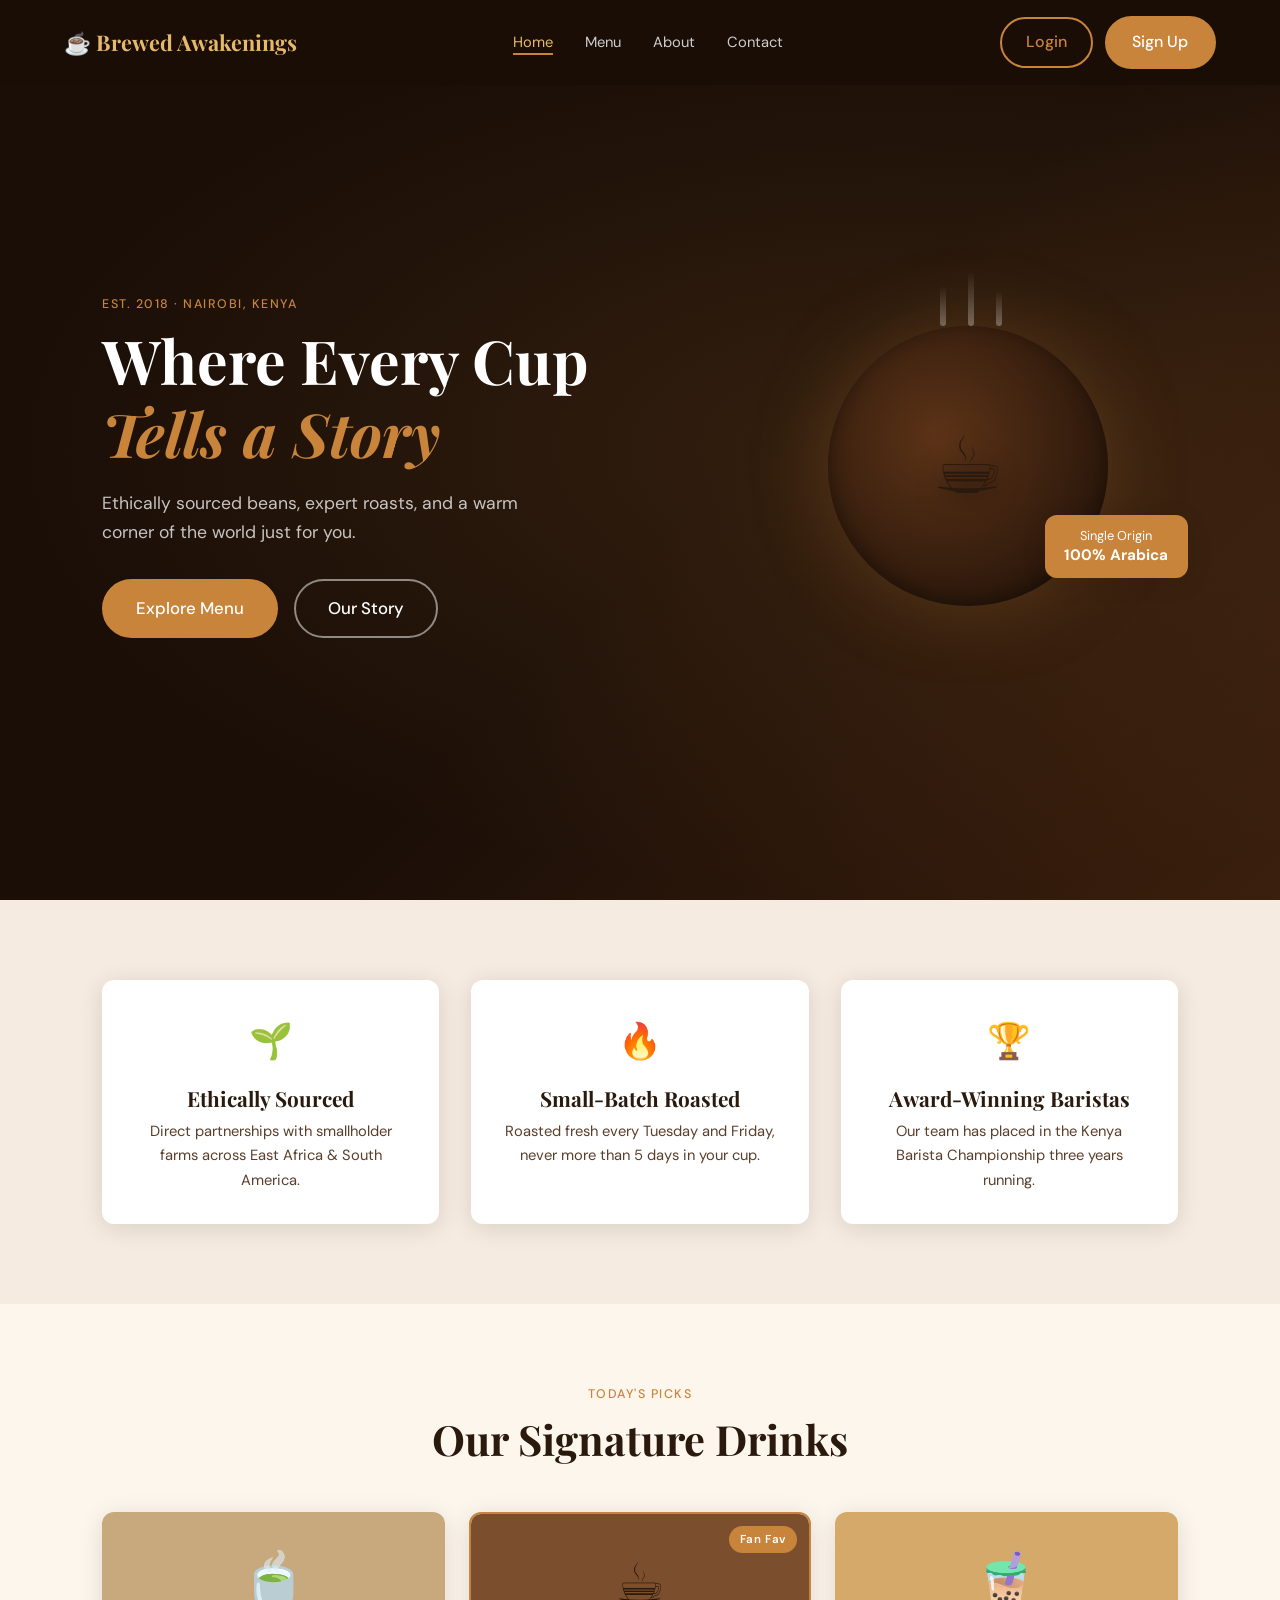
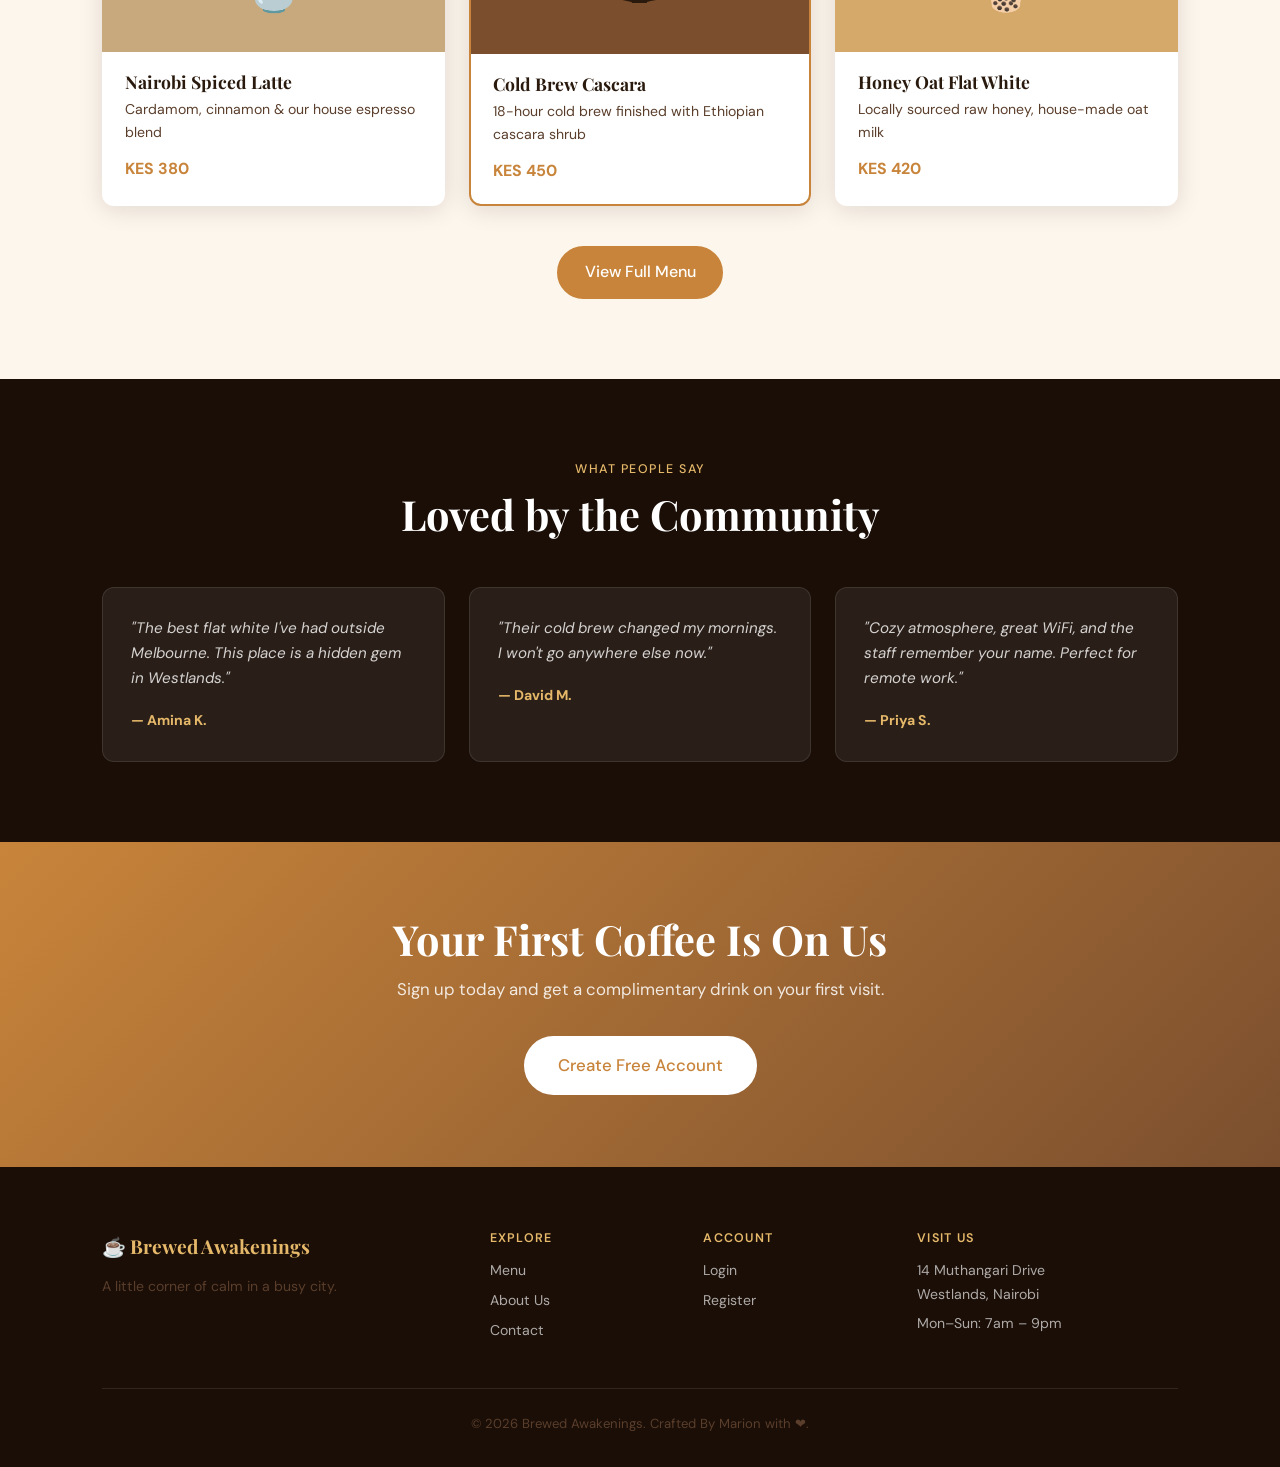
<file: index.html>
<!doctype html>
<html lang="en">
  <head>
    <meta charset="UTF-8" />
    <meta name="viewport" content="width=device-width, initial-scale=1.0" />
    <title>Brewed Awakenings — Specialty Coffee</title>
    <link rel="preconnect" href="https://fonts.googleapis.com" />
    <link rel="preconnect" href="https://fonts.gstatic.com" crossorigin />
    <link
      href="https://fonts.googleapis.com/css2?family=Playfair+Display:ital,wght@0,400;0,700;1,400&family=DM+Sans:wght@300;400;500&display=swap"
      rel="stylesheet"
    />
    <link rel="stylesheet" href="css/style.css" />
  </head>
  <body>
    <!-- NAVBAR -->
    <nav class="navbar" id="navbar">
      <a href="index.html" class="logo">☕ Brewed Awakenings</a>
      <ul class="nav-links">
        <li><a href="index.html" class="active">Home</a></li>
        <li><a href="pages/menu.html">Menu</a></li>
        <li><a href="pages/about.html">About</a></li>
        <li><a href="pages/contact.html">Contact</a></li>
      </ul>
      <div class="nav-auth" id="nav-auth">
        <a href="pages/login.html" class="btn-outline">Login</a>
        <a href="pages/register.html" class="btn-fill">Sign Up</a>
      </div>
      <div class="hamburger" id="hamburger">
        <span></span><span></span><span></span>
      </div>
    </nav>

    <!-- HERO -->
    <section class="hero">
      <div class="hero-content">
        <span class="eyebrow">Est. 2018 · Nairobi, Kenya</span>
        <h1>Where Every Cup<br /><em>Tells a Story</em></h1>
        <p>
          Ethically sourced beans, expert roasts, and a warm corner of the world
          just for you.
        </p>
        <div class="hero-btns">
          <a href="pages/menu.html" class="btn-fill large">Explore Menu</a>
          <a href="pages/about.html" class="btn-ghost large">Our Story</a>
        </div>
      </div>
      <div class="hero-visual">
        <div class="coffee-circle">
          <div class="steam s1"></div>
          <div class="steam s2"></div>
          <div class="steam s3"></div>
          <div class="cup-icon">☕</div>
        </div>
        <div class="badge">
          Single Origin<br /><strong>100% Arabica</strong>
        </div>
      </div>
    </section>

    <!-- FEATURES -->
    <section class="features">
      <div class="feature-card">
        <div class="feat-icon">🌱</div>
        <h3>Ethically Sourced</h3>
        <p>
          Direct partnerships with smallholder farms across East Africa & South
          America.
        </p>
      </div>
      <div class="feature-card">
        <div class="feat-icon">🔥</div>
        <h3>Small-Batch Roasted</h3>
        <p>
          Roasted fresh every Tuesday and Friday, never more than 5 days in your
          cup.
        </p>
      </div>
      <div class="feature-card">
        <div class="feat-icon">🏆</div>
        <h3>Award-Winning Baristas</h3>
        <p>
          Our team has placed in the Kenya Barista Championship three years
          running.
        </p>
      </div>
    </section>

    <!-- SPECIALS -->
    <section class="specials">
      <div class="section-header">
        <span class="eyebrow">Today's Picks</span>
        <h2>Our Signature Drinks</h2>
      </div>
      <div class="specials-grid">
        <div class="drink-card">
          <div class="drink-img" style="background: #c8a97e">🍵</div>
          <div class="drink-info">
            <h4>Nairobi Spiced Latte</h4>
            <p>Cardamom, cinnamon & our house espresso blend</p>
            <span class="price">KES 380</span>
          </div>
        </div>
        <div class="drink-card featured">
          <div class="drink-img" style="background: #7b4f2e">☕</div>
          <div class="drink-info">
            <h4>Cold Brew Cascara</h4>
            <p>18-hour cold brew finished with Ethiopian cascara shrub</p>
            <span class="price">KES 450</span>
          </div>
          <span class="tag">Fan Fav</span>
        </div>
        <div class="drink-card">
          <div class="drink-img" style="background: #d4a96a">🧋</div>
          <div class="drink-info">
            <h4>Honey Oat Flat White</h4>
            <p>Locally sourced raw honey, house-made oat milk</p>
            <span class="price">KES 420</span>
          </div>
        </div>
      </div>
      <div class="center-btn">
        <a href="pages/menu.html" class="btn-fill">View Full Menu</a>
      </div>
    </section>

    <!-- TESTIMONIALS -->
    <section class="testimonials">
      <div class="section-header light">
        <span class="eyebrow">What People Say</span>
        <h2>Loved by the Community</h2>
      </div>
      <div class="testi-grid">
        <div class="testi-card">
          <p>
            "The best flat white I've had outside Melbourne. This place is a
            hidden gem in Westlands."
          </p>
          <strong>— Amina K.</strong>
        </div>
        <div class="testi-card">
          <p>
            "Their cold brew changed my mornings. I won't go anywhere else now."
          </p>
          <strong>— David M.</strong>
        </div>
        <div class="testi-card">
          <p>
            "Cozy atmosphere, great WiFi, and the staff remember your name.
            Perfect for remote work."
          </p>
          <strong>— Priya S.</strong>
        </div>
      </div>
    </section>

    <!-- CTA -->
    <section class="cta-band">
      <h2>Your First Coffee Is On Us</h2>
      <p>Sign up today and get a complimentary drink on your first visit.</p>
      <a href="pages/register.html" class="btn-fill large"
        >Create Free Account</a
      >
    </section>

    <!-- FOOTER -->
    <footer class="footer">
      <div class="footer-top">
        <div class="footer-brand">
          <span class="logo">☕ Brewed Awakenings</span>
          <p>A little corner of calm in a busy city.</p>
        </div>
        <div class="footer-links">
          <h5>Explore</h5>
          <a href="pages/menu.html">Menu</a>
          <a href="pages/about.html">About Us</a>
          <a href="pages/contact.html">Contact</a>
        </div>
        <div class="footer-links">
          <h5>Account</h5>
          <a href="pages/login.html">Login</a>
          <a href="pages/register.html">Register</a>
        </div>
        <div class="footer-links">
          <h5>Visit Us</h5>
          <p>14 Muthangari Drive<br />Westlands, Nairobi</p>
          <p>Mon–Sun: 7am – 9pm</p>
        </div>
      </div>
      <div class="footer-bottom">
        <p>© 2026 Brewed Awakenings. Crafted By Marion with ❤️.</p>
      </div>
    </footer>

    <script src="js/main.js"></script>
    <script src="js/auth.js"></script>
  </body>
</html>
</file>
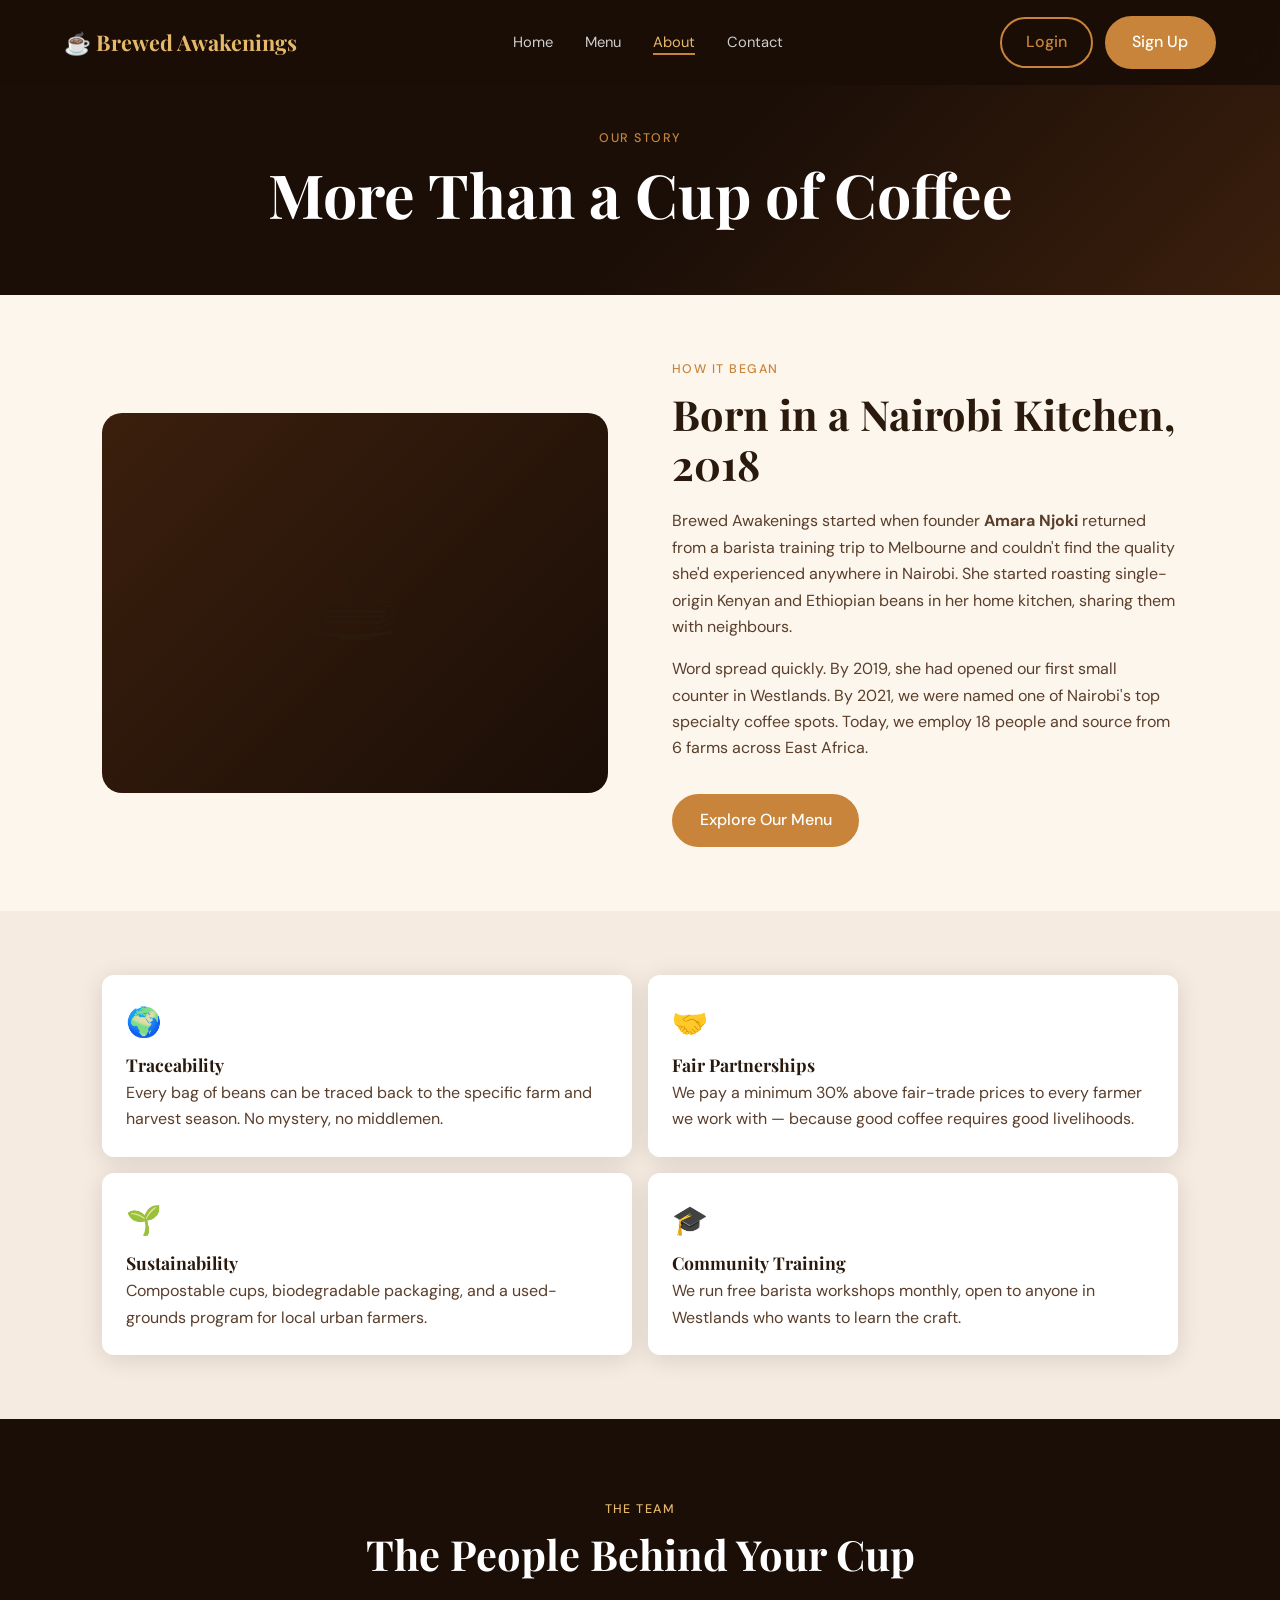
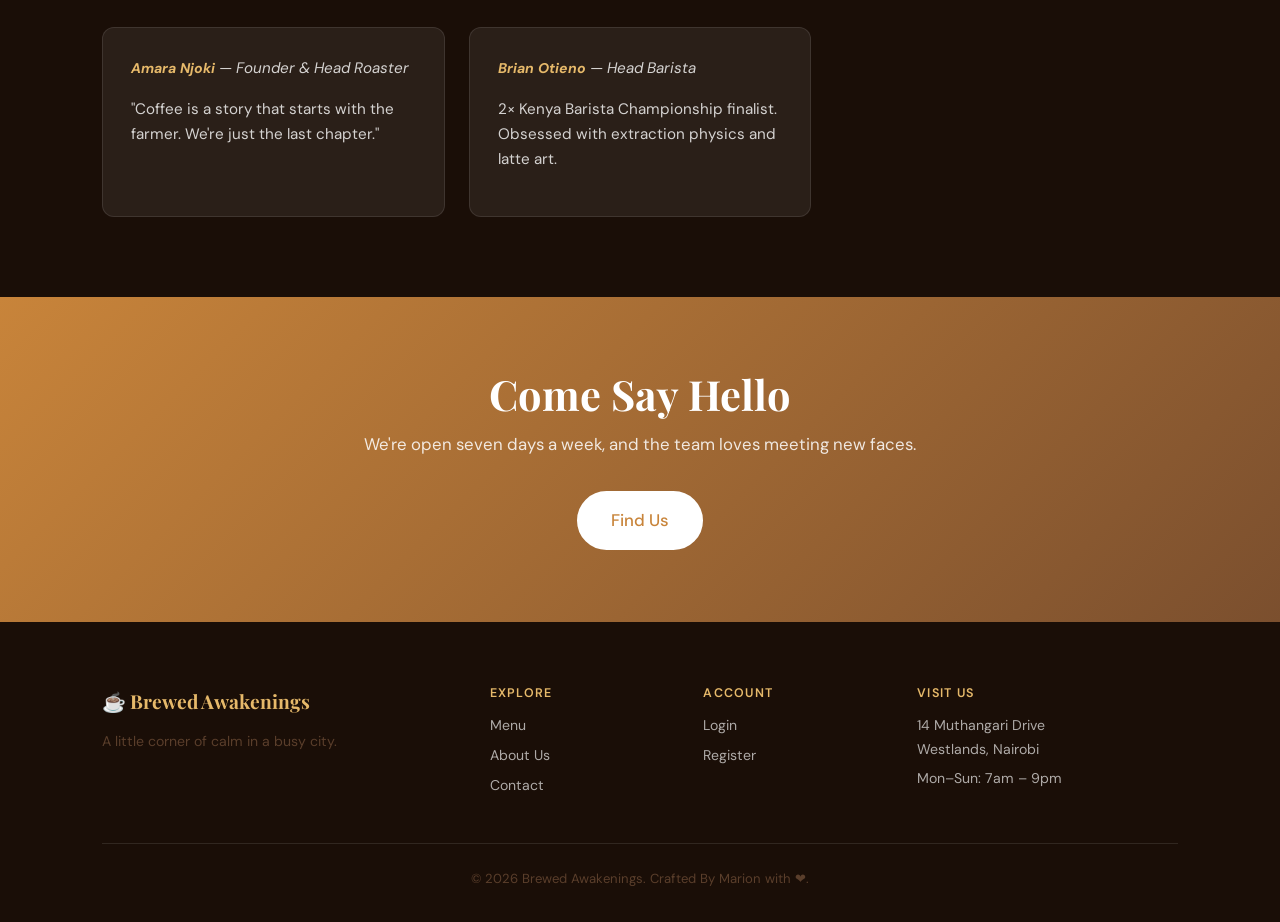
<file: pages/about.html>
<!DOCTYPE html>
<html lang="en">
<head>
  <meta charset="UTF-8"/>
  <meta name="viewport" content="width=device-width, initial-scale=1.0"/>
  <title>About — Brewed Awakenings</title>
  <link rel="preconnect" href="https://fonts.googleapis.com"/>
  <link rel="preconnect" href="https://fonts.gstatic.com" crossorigin/>
  <link href="https://fonts.googleapis.com/css2?family=Playfair+Display:ital,wght@0,400;0,700;1,400&family=DM+Sans:wght@300;400;500&display=swap" rel="stylesheet"/>
  <link rel="stylesheet" href="../css/style.css"/>
</head>
<body>

  <nav class="navbar" id="navbar">
    <a href="../index.html" class="logo">☕ Brewed Awakenings</a>
    <ul class="nav-links">
      <li><a href="../index.html">Home</a></li>
      <li><a href="menu.html">Menu</a></li>
      <li><a href="about.html" class="active">About</a></li>
      <li><a href="contact.html">Contact</a></li>
    </ul>
    <div class="nav-auth" id="nav-auth">
      <a href="login.html" class="btn-outline">Login</a>
      <a href="register.html" class="btn-fill">Sign Up</a>
    </div>
    <div class="hamburger" id="hamburger"><span></span><span></span><span></span></div>
  </nav>

  <section class="page-hero">
    <span class="eyebrow">Our Story</span>
    <h1>More Than a Cup of Coffee</h1>
  </section>

  <section class="about-section">
    <div class="about-grid">
      <div class="about-visual">☕</div>
      <div class="about-text">
        <span class="eyebrow">How It Began</span>
        <h2>Born in a Nairobi Kitchen, 2018</h2>
        <p>Brewed Awakenings started when founder <strong>Amara Njoki</strong> returned from a barista training trip to Melbourne and couldn't find the quality she'd experienced anywhere in Nairobi. She started roasting single-origin Kenyan and Ethiopian beans in her home kitchen, sharing them with neighbours.</p>
        <p>Word spread quickly. By 2019, she had opened our first small counter in Westlands. By 2021, we were named one of Nairobi's top specialty coffee spots. Today, we employ 18 people and source from 6 farms across East Africa.</p>
        <a href="pages/menu.html" class="btn-fill" style="margin-top:1rem">Explore Our Menu</a>
      </div>
    </div>
  </section>

  <section class="values-grid">
    <div class="value-card"><span>🌍</span><h4>Traceability</h4><p>Every bag of beans can be traced back to the specific farm and harvest season. No mystery, no middlemen.</p></div>
    <div class="value-card"><span>🤝</span><h4>Fair Partnerships</h4><p>We pay a minimum 30% above fair-trade prices to every farmer we work with — because good coffee requires good livelihoods.</p></div>
    <div class="value-card"><span>🌱</span><h4>Sustainability</h4><p>Compostable cups, biodegradable packaging, and a used-grounds program for local urban farmers.</p></div>
    <div class="value-card"><span>🎓</span><h4>Community Training</h4><p>We run free barista workshops monthly, open to anyone in Westlands who wants to learn the craft.</p></div>
  </section>

  <section class="testimonials">
    <div class="section-header light">
      <span class="eyebrow">The Team</span>
      <h2>The People Behind Your Cup</h2>
    </div>
    <div class="testi-grid">
      <div class="testi-card"><p><strong>Amara Njoki</strong> — Founder &amp; Head Roaster</p><p style="font-style:normal">"Coffee is a story that starts with the farmer. We're just the last chapter."</p></div>
      <div class="testi-card"><p><strong>Brian Otieno</strong> — Head Barista</p><p style="font-style:normal">2× Kenya Barista Championship finalist. Obsessed with extraction physics and latte art.</p></div>
      <div class="testi-card"><p><strong>Ciku Mwangi</strong> — Pastry Chef</p><p style="font-style:normal">Trained in Nairobi and Paris. Believes the right pastry is inseparable from the right coffee.</p></div>
    </div>
  </section>

  <section class="cta-band">
    <h2>Come Say Hello</h2>
    <p>We're open seven days a week, and the team loves meeting new faces.</p>
    <a href="contact.html" class="btn-fill large">Find Us</a>
  </section>

  <footer class="footer">
    <div class="footer-top">
      <div class="footer-brand"><span class="logo">☕ Brewed Awakenings</span><p>A little corner of calm in a busy city.</p></div>
      <div class="footer-links"><h5>Explore</h5><a href="menu.html">Menu</a><a href="about.html">About Us</a><a href="contact.html">Contact</a></div>
      <div class="footer-links"><h5>Account</h5><a href="login.html">Login</a><a href="register.html">Register</a></div>
      <div class="footer-links"><h5>Visit Us</h5><p>14 Muthangari Drive<br/>Westlands, Nairobi</p><p>Mon–Sun: 7am – 9pm</p></div>
    </div>
    <div class="footer-bottom"><p>© 2026 Brewed Awakenings. Crafted By Marion with ❤️.</p></div>
  </footer>

  <script src="../js/main.js"></script>
  <script src="../js/auth.js"></script>
</body>
</html>
</file>
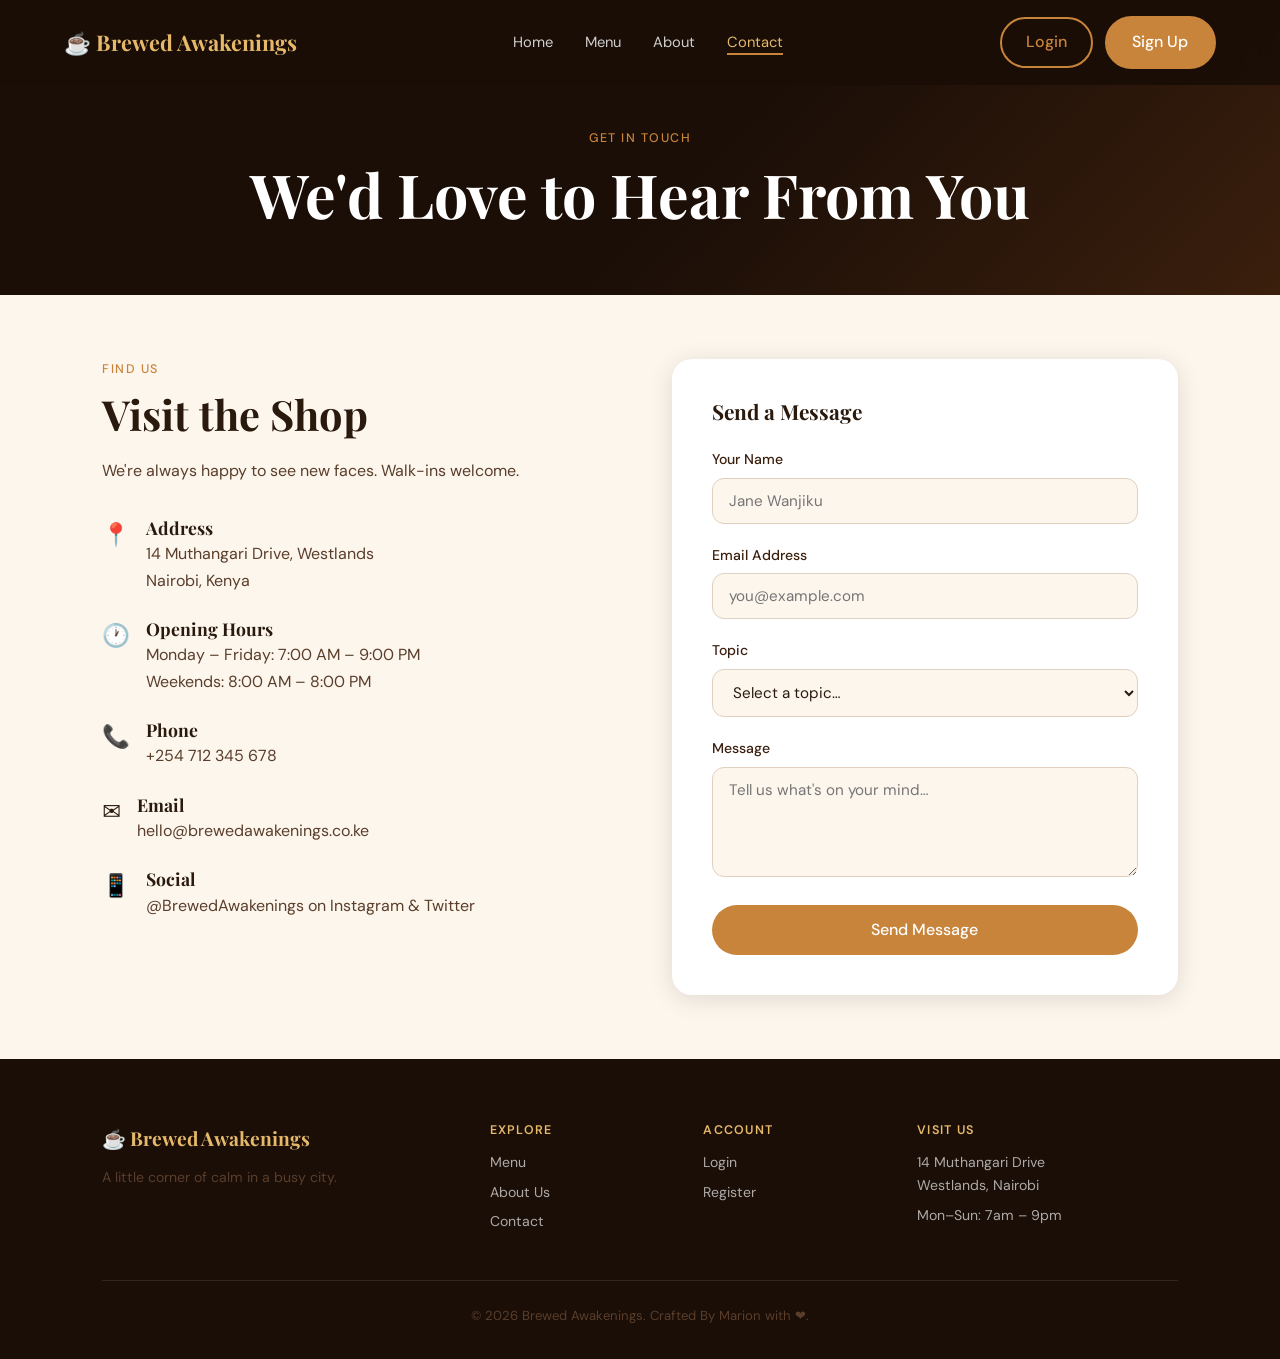
<file: pages/contact.html>
<!DOCTYPE html>
<html lang="en">
<head>
  <meta charset="UTF-8"/>
  <meta name="viewport" content="width=device-width, initial-scale=1.0"/>
  <title>Contact — Brewed Awakenings</title>
  <link rel="preconnect" href="https://fonts.googleapis.com"/>
  <link rel="preconnect" href="https://fonts.gstatic.com" crossorigin/>
  <link href="https://fonts.googleapis.com/css2?family=Playfair+Display:ital,wght@0,400;0,700;1,400&family=DM+Sans:wght@300;400;500&display=swap" rel="stylesheet"/>
  <link rel="stylesheet" href="../css/style.css"/>
</head>
<body>

  <nav class="navbar" id="navbar">
    <a href="../index.html" class="logo">☕ Brewed Awakenings</a>
    <ul class="nav-links">
      <li><a href="../index.html">Home</a></li>
      <li><a href="menu.html">Menu</a></li>
      <li><a href="about.html">About</a></li>
      <li><a href="contact.html" class="active">Contact</a></li>
    </ul>
    <div class="nav-auth" id="nav-auth">
      <a href="login.html" class="btn-outline">Login</a>
      <a href="register.html" class="btn-fill">Sign Up</a>
    </div>
    <div class="hamburger" id="hamburger"><span></span><span></span><span></span></div>
  </nav>

  <section class="page-hero">
    <span class="eyebrow">Get In Touch</span>
    <h1>We'd Love to Hear From You</h1>
  </section>

  <div class="contact-section">

    <div class="contact-info">
      <span class="eyebrow">Find Us</span>
      <h2>Visit the Shop</h2>
      <p style="margin-bottom:2rem">We're always happy to see new faces. Walk-ins welcome.</p>

      <div class="contact-detail">
        <span class="contact-icon">📍</span>
        <div><h4>Address</h4><p>14 Muthangari Drive, Westlands<br/>Nairobi, Kenya</p></div>
      </div>
      <div class="contact-detail">
        <span class="contact-icon">🕐</span>
        <div><h4>Opening Hours</h4><p>Monday – Friday: 7:00 AM – 9:00 PM<br/>Weekends: 8:00 AM – 8:00 PM</p></div>
      </div>
      <div class="contact-detail">
        <span class="contact-icon">📞</span>
        <div><h4>Phone</h4><p>+254 712 345 678</p></div>
      </div>
      <div class="contact-detail">
        <span class="contact-icon">✉️</span>
        <div><h4>Email</h4><p>hello@brewedawakenings.co.ke</p></div>
      </div>
      <div class="contact-detail">
        <span class="contact-icon">📱</span>
        <div><h4>Social</h4><p>@BrewedAwakenings on Instagram &amp; Twitter</p></div>
      </div>
    </div>

    <div class="contact-form">
      <h3>Send a Message</h3>
      <form id="contact-form" novalidate>
        <div class="form-group">
          <label for="c-name">Your Name</label>
          <input type="text" id="c-name" placeholder="Jane Wanjiku" required/>
        </div>
        <div class="form-group">
          <label for="c-email">Email Address</label>
          <input type="email" id="c-email" placeholder="you@example.com" required/>
        </div>
        <div class="form-group">
          <label for="c-topic">Topic</label>
          <select id="c-topic">
            <option value="">Select a topic…</option>
            <option>General Inquiry</option>
            <option>Private Event Booking</option>
            <option>Wholesale / Beans</option>
            <option>Barista Workshop</option>
            <option>Feedback</option>
          </select>
        </div>
        <div class="form-group">
          <label for="c-message">Message</label>
          <textarea id="c-message" placeholder="Tell us what's on your mind…" required></textarea>
        </div>
        <button type="submit" class="btn-fill" style="width:100%;border:none;cursor:pointer;font-family:inherit;font-size:1rem;padding:.9rem">Send Message</button>
      </form>
    </div>

  </div>

  <footer class="footer">
    <div class="footer-top">
      <div class="footer-brand"><span class="logo">☕ Brewed Awakenings</span><p>A little corner of calm in a busy city.</p></div>
      <div class="footer-links"><h5>Explore</h5><a href="menu.html">Menu</a><a href="about.html">About Us</a><a href="contact.html">Contact</a></div>
      <div class="footer-links"><h5>Account</h5><a href="login.html">Login</a><a href="register.html">Register</a></div>
      <div class="footer-links"><h5>Visit Us</h5><p>14 Muthangari Drive<br/>Westlands, Nairobi</p><p>Mon–Sun: 7am – 9pm</p></div>
    </div>
    <div class="footer-bottom"><p>© 2026 Brewed Awakenings. Crafted By Marion with ❤️. </p></div>
  </footer>

  <script src="../js/main.js"></script>
  <script src="../js/auth.js"></script>
</body>
</html>
</file>
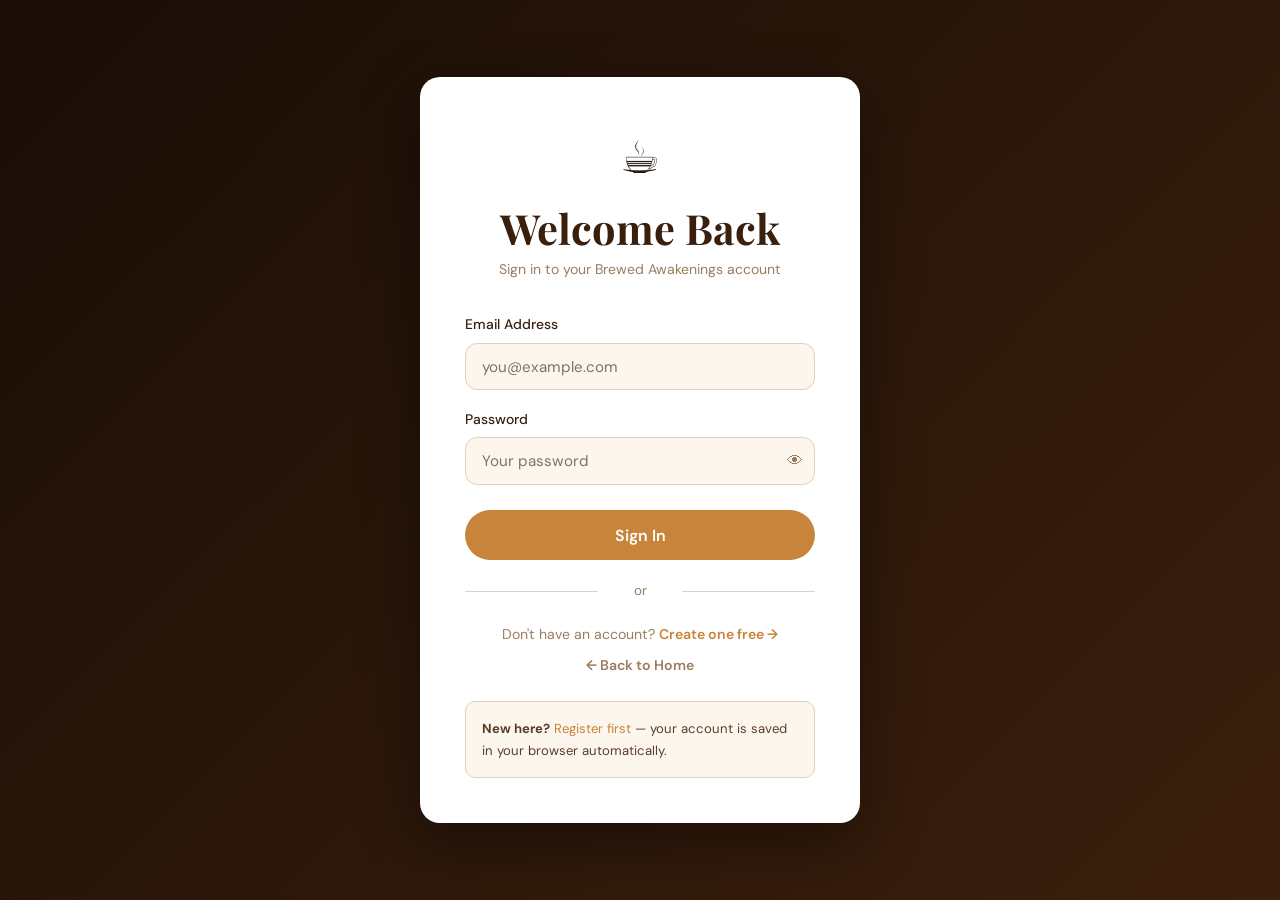
<file: pages/login.html>
<!DOCTYPE html>
<html lang="en">
<head>
  <meta charset="UTF-8"/>
  <meta name="viewport" content="width=device-width, initial-scale=1.0"/>
  <title>Login — Brewed Awakenings</title>
  <link rel="preconnect" href="https://fonts.googleapis.com"/>
  <link rel="preconnect" href="https://fonts.gstatic.com" crossorigin/>
  <link href="https://fonts.googleapis.com/css2?family=Playfair+Display:ital,wght@0,400;0,700;1,400&family=DM+Sans:wght@300;400;500&display=swap" rel="stylesheet"/>
  <link rel="stylesheet" href="../css/style.css"/>
</head>
<body>

  <div class="auth-wrapper">
    <div class="auth-card">

      <div class="auth-logo">
        <span>☕</span>
        <h2>Welcome Back</h2>
        <p>Sign in to your Brewed Awakenings account</p>
      </div>

      <form class="auth-form" id="login-form" novalidate>

        <div class="form-group">
          <label for="email">Email Address</label>
          <div class="input-wrap">
            <input type="email" id="email" name="email" placeholder="you@example.com" autocomplete="email"/>
          </div>
          <p class="field-error" id="email-err"></p>
        </div>

        <div class="form-group">
          <label for="password">Password</label>
          <div class="input-wrap">
            <input type="password" id="password" name="password" placeholder="Your password" autocomplete="current-password"/>
            <span class="toggle-pw" title="Toggle visibility">👁</span>
          </div>
          <p class="field-error" id="pw-err"></p>
        </div>

        <button type="submit" class="auth-submit">Sign In</button>

        <div class="auth-divider">or</div>

        <div class="auth-switch">
          Don't have an account? <a href="register.html">Create one free →</a>
        </div>
        <div class="auth-switch" style="margin-top:.5rem">
          <a href="../index.html" style="color:#9c7c5e">← Back to Home</a>
        </div>

      </form>

      <!-- Demo hint -->
      <div style="margin-top:1.5rem;padding:1rem;background:#fdf6ed;border-radius:10px;font-size:.82rem;color:#5a3e2b;border:1px solid #e0d0c0">
        <strong>New here?</strong> <a href="register.html" style="color:#c8843a">Register first</a> — your account is saved in your browser automatically.
      </div>

    </div>
  </div>

  <script src="../js/auth.js"></script>
</body>
</html>
</file>
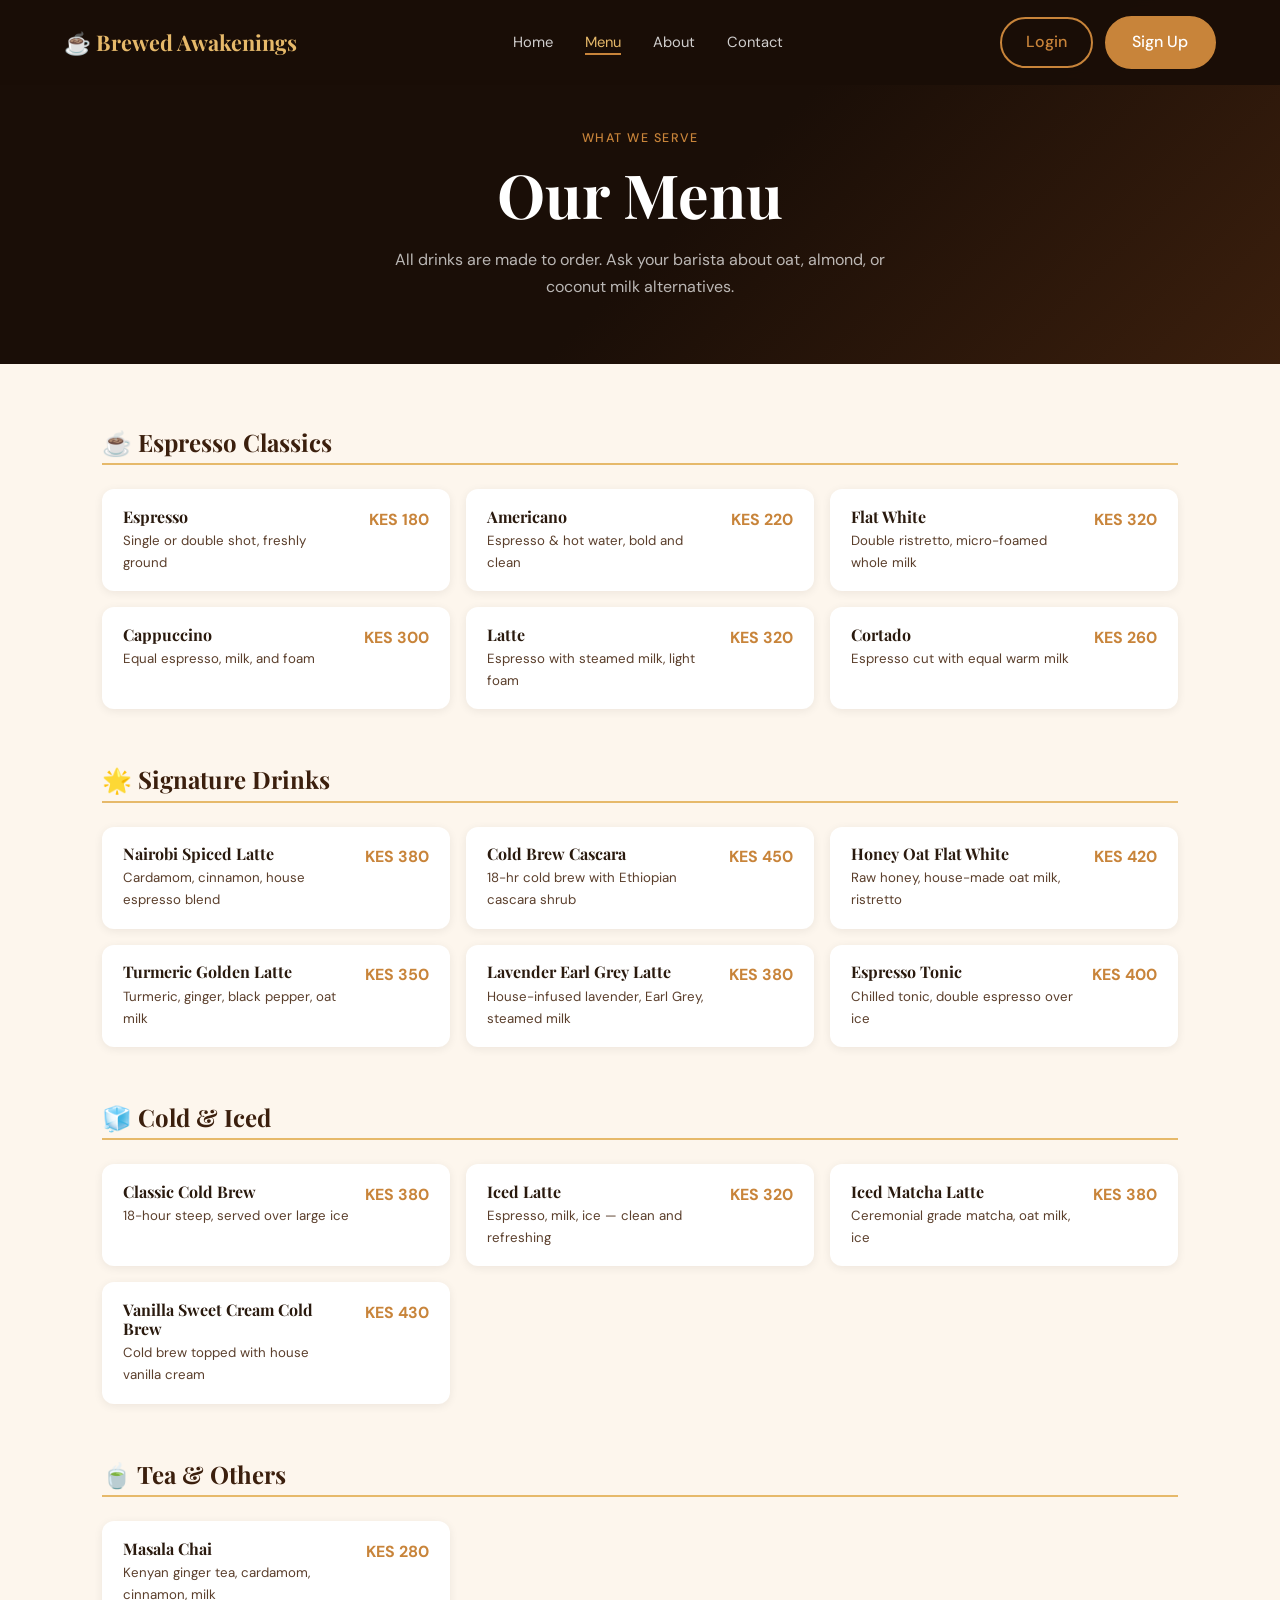
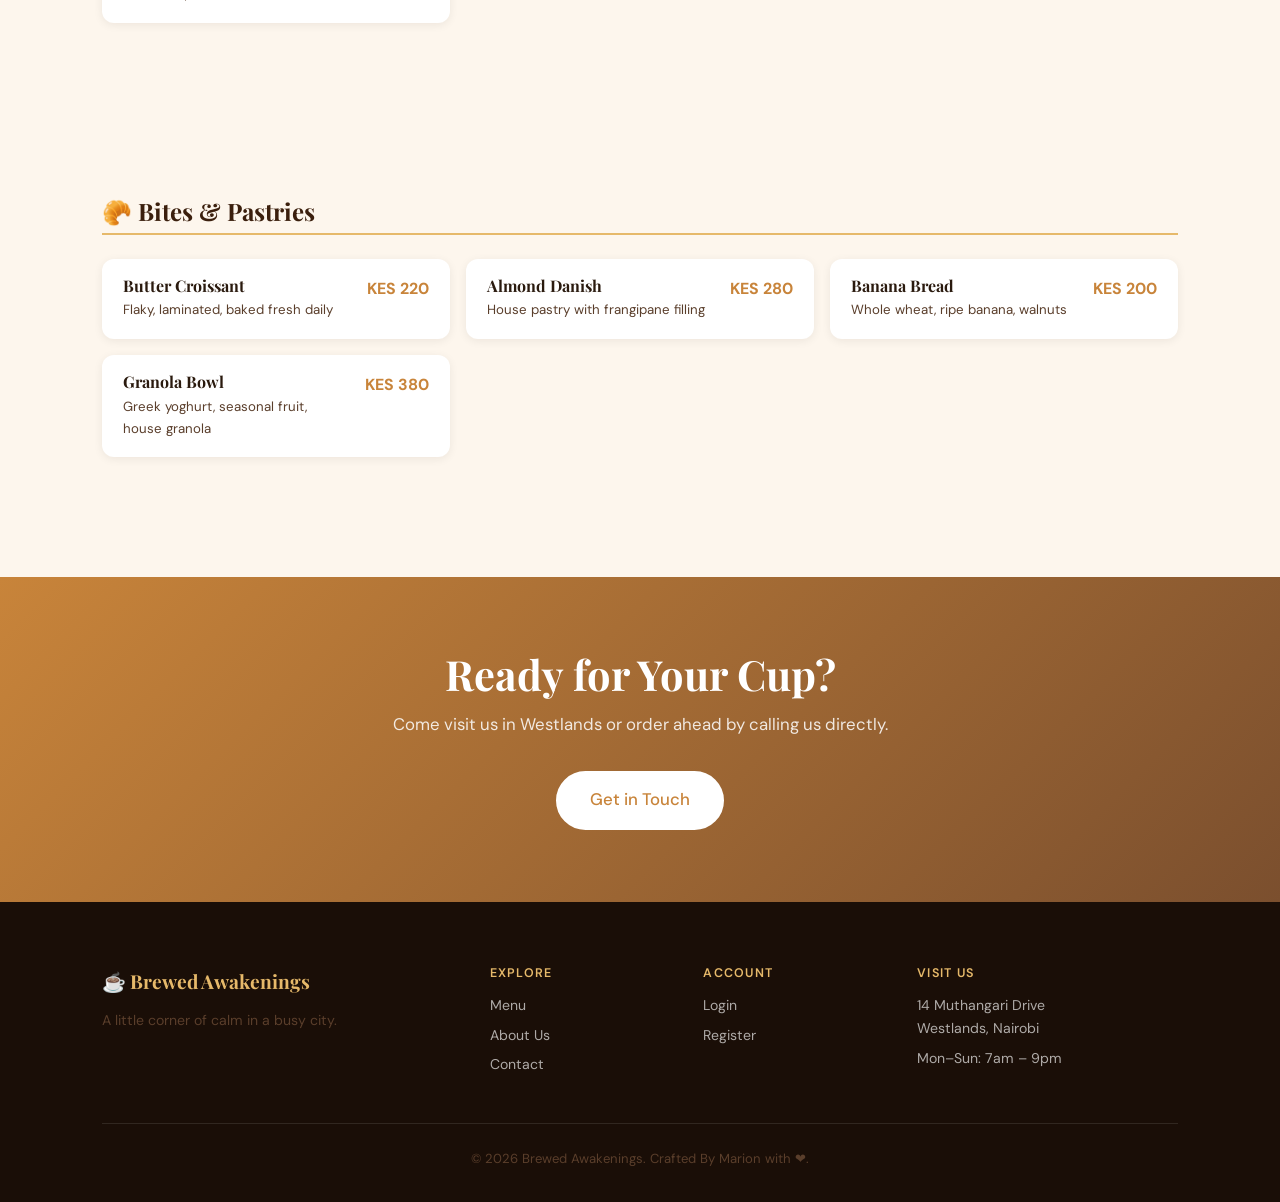
<file: pages/menu.html>
<!DOCTYPE html>
<html lang="en">
<head>
  <meta charset="UTF-8"/>
  <meta name="viewport" content="width=device-width, initial-scale=1.0"/>
  <title>Menu — Brewed Awakenings</title>
  <link rel="preconnect" href="https://fonts.googleapis.com"/>
  <link rel="preconnect" href="https://fonts.gstatic.com" crossorigin/>
  <link href="https://fonts.googleapis.com/css2?family=Playfair+Display:ital,wght@0,400;0,700;1,400&family=DM+Sans:wght@300;400;500&display=swap" rel="stylesheet"/>
  <link rel="stylesheet" href="../css/style.css"/>
</head>
<body>

  <nav class="navbar" id="navbar">
    <a href="../index.html" class="logo">☕ Brewed Awakenings</a>
    <ul class="nav-links">
      <li><a href="../index.html">Home</a></li>
      <li><a href="menu.html" class="active">Menu</a></li>
      <li><a href="about.html">About</a></li>
      <li><a href="contact.html">Contact</a></li>
    </ul>
    <div class="nav-auth" id="nav-auth">
      <a href="login.html" class="btn-outline">Login</a>
      <a href="register.html" class="btn-fill">Sign Up</a>
    </div>
    <div class="hamburger" id="hamburger"><span></span><span></span><span></span></div>
  </nav>

  <section class="page-hero">
    <span class="eyebrow">What We Serve</span>
    <h1>Our Menu</h1>
    <p style="color:rgba(255,255,255,.7);max-width:500px;margin:1rem auto 0">All drinks are made to order. Ask your barista about oat, almond, or coconut milk alternatives.</p>
  </section>

  <div class="menu-section">

    <div class="menu-category">
      <h3>☕ Espresso Classics</h3>
      <div class="menu-items">
        <div class="menu-item"><div class="menu-item-info"><h4>Espresso</h4><p>Single or double shot, freshly ground</p></div><span class="menu-item-price">KES 180</span></div>
        <div class="menu-item"><div class="menu-item-info"><h4>Americano</h4><p>Espresso & hot water, bold and clean</p></div><span class="menu-item-price">KES 220</span></div>
        <div class="menu-item"><div class="menu-item-info"><h4>Flat White</h4><p>Double ristretto, micro-foamed whole milk</p></div><span class="menu-item-price">KES 320</span></div>
        <div class="menu-item"><div class="menu-item-info"><h4>Cappuccino</h4><p>Equal espresso, milk, and foam</p></div><span class="menu-item-price">KES 300</span></div>
        <div class="menu-item"><div class="menu-item-info"><h4>Latte</h4><p>Espresso with steamed milk, light foam</p></div><span class="menu-item-price">KES 320</span></div>
        <div class="menu-item"><div class="menu-item-info"><h4>Cortado</h4><p>Espresso cut with equal warm milk</p></div><span class="menu-item-price">KES 260</span></div>
      </div>
    </div>

    <div class="menu-category">
      <h3>🌟 Signature Drinks</h3>
      <div class="menu-items">
        <div class="menu-item"><div class="menu-item-info"><h4>Nairobi Spiced Latte</h4><p>Cardamom, cinnamon, house espresso blend</p></div><span class="menu-item-price">KES 380</span></div>
        <div class="menu-item"><div class="menu-item-info"><h4>Cold Brew Cascara</h4><p>18-hr cold brew with Ethiopian cascara shrub</p></div><span class="menu-item-price">KES 450</span></div>
        <div class="menu-item"><div class="menu-item-info"><h4>Honey Oat Flat White</h4><p>Raw honey, house-made oat milk, ristretto</p></div><span class="menu-item-price">KES 420</span></div>
        <div class="menu-item"><div class="menu-item-info"><h4>Turmeric Golden Latte</h4><p>Turmeric, ginger, black pepper, oat milk</p></div><span class="menu-item-price">KES 350</span></div>
        <div class="menu-item"><div class="menu-item-info"><h4>Lavender Earl Grey Latte</h4><p>House-infused lavender, Earl Grey, steamed milk</p></div><span class="menu-item-price">KES 380</span></div>
        <div class="menu-item"><div class="menu-item-info"><h4>Espresso Tonic</h4><p>Chilled tonic, double espresso over ice</p></div><span class="menu-item-price">KES 400</span></div>
      </div>
    </div>

    <div class="menu-category">
      <h3>🧊 Cold &amp; Iced</h3>
      <div class="menu-items">
        <div class="menu-item"><div class="menu-item-info"><h4>Classic Cold Brew</h4><p>18-hour steep, served over large ice</p></div><span class="menu-item-price">KES 380</span></div>
        <div class="menu-item"><div class="menu-item-info"><h4>Iced Latte</h4><p>Espresso, milk, ice — clean and refreshing</p></div><span class="menu-item-price">KES 320</span></div>
        <div class="menu-item"><div class="menu-item-info"><h4>Iced Matcha Latte</h4><p>Ceremonial grade matcha, oat milk, ice</p></div><span class="menu-item-price">KES 380</span></div>
        <div class="menu-item"><div class="menu-item-info"><h4>Vanilla Sweet Cream Cold Brew</h4><p>Cold brew topped with house vanilla cream</p></div><span class="menu-item-price">KES 430</span></div>
      </div>
    </div>

    <div class="menu-category">
      <h3>🍵 Tea &amp; Others</h3>
      <div class="menu-items">
        <div class="menu-item"><div class="menu-item-info"><h4>Masala Chai</h4><p>Kenyan ginger tea, cardamom, cinnamon, milk</p></div><span class="menu-item-price">KES 280</span></div>
        <div class="menu-item"><div class="menu-item-info"><h4>Hot Chocolate</h4><p>72% dark Kenyan cacao, steamed milk</p></div><span class="menu-item-price">KES 320</span></div>
        <div class="menu-item"><div class="menu-item-info"><h4>Loose Leaf Teas</h4><p>Green, Black, Chamomile, Hibiscus</p></div><span class="menu-item-price">KES 200</span></div>
        <div class="menu-item"><div class="menu-item-info"><h4>Fresh Juice</h4><p>Mango, Passion Fruit, or Mixed Tropical</p></div><span class="menu-item-price">KES 250</span></div>
      </div>
    </div>

    <div class="menu-category">
      <h3>🥐 Bites &amp; Pastries</h3>
      <div class="menu-items">
        <div class="menu-item"><div class="menu-item-info"><h4>Butter Croissant</h4><p>Flaky, laminated, baked fresh daily</p></div><span class="menu-item-price">KES 220</span></div>
        <div class="menu-item"><div class="menu-item-info"><h4>Almond Danish</h4><p>House pastry with frangipane filling</p></div><span class="menu-item-price">KES 280</span></div>
        <div class="menu-item"><div class="menu-item-info"><h4>Banana Bread</h4><p>Whole wheat, ripe banana, walnuts</p></div><span class="menu-item-price">KES 200</span></div>
        <div class="menu-item"><div class="menu-item-info"><h4>Granola Bowl</h4><p>Greek yoghurt, seasonal fruit, house granola</p></div><span class="menu-item-price">KES 380</span></div>
      </div>
    </div>

  </div>

  <section class="cta-band">
    <h2>Ready for Your Cup?</h2>
    <p>Come visit us in Westlands or order ahead by calling us directly.</p>
    <a href="contact.html" class="btn-fill large">Get in Touch</a>
  </section>

  <footer class="footer">
    <div class="footer-top">
      <div class="footer-brand"><span class="logo">☕ Brewed Awakenings</span><p>A little corner of calm in a busy city.</p></div>
      <div class="footer-links"><h5>Explore</h5><a href="menu.html">Menu</a><a href="about.html">About Us</a><a href="contact.html">Contact</a></div>
      <div class="footer-links"><h5>Account</h5><a href="login.html">Login</a><a href="register.html">Register</a></div>
      <div class="footer-links"><h5>Visit Us</h5><p>14 Muthangari Drive<br/>Westlands, Nairobi</p><p>Mon–Sun: 7am – 9pm</p></div>
    </div>
    <div class="footer-bottom"><p>© 2026 Brewed Awakenings. Crafted By Marion with ❤️. </p></div>
  </footer>

  <script src="../js/main.js"></script>
  <script src="../js/auth.js"></script>
</body>
</html>
</file>
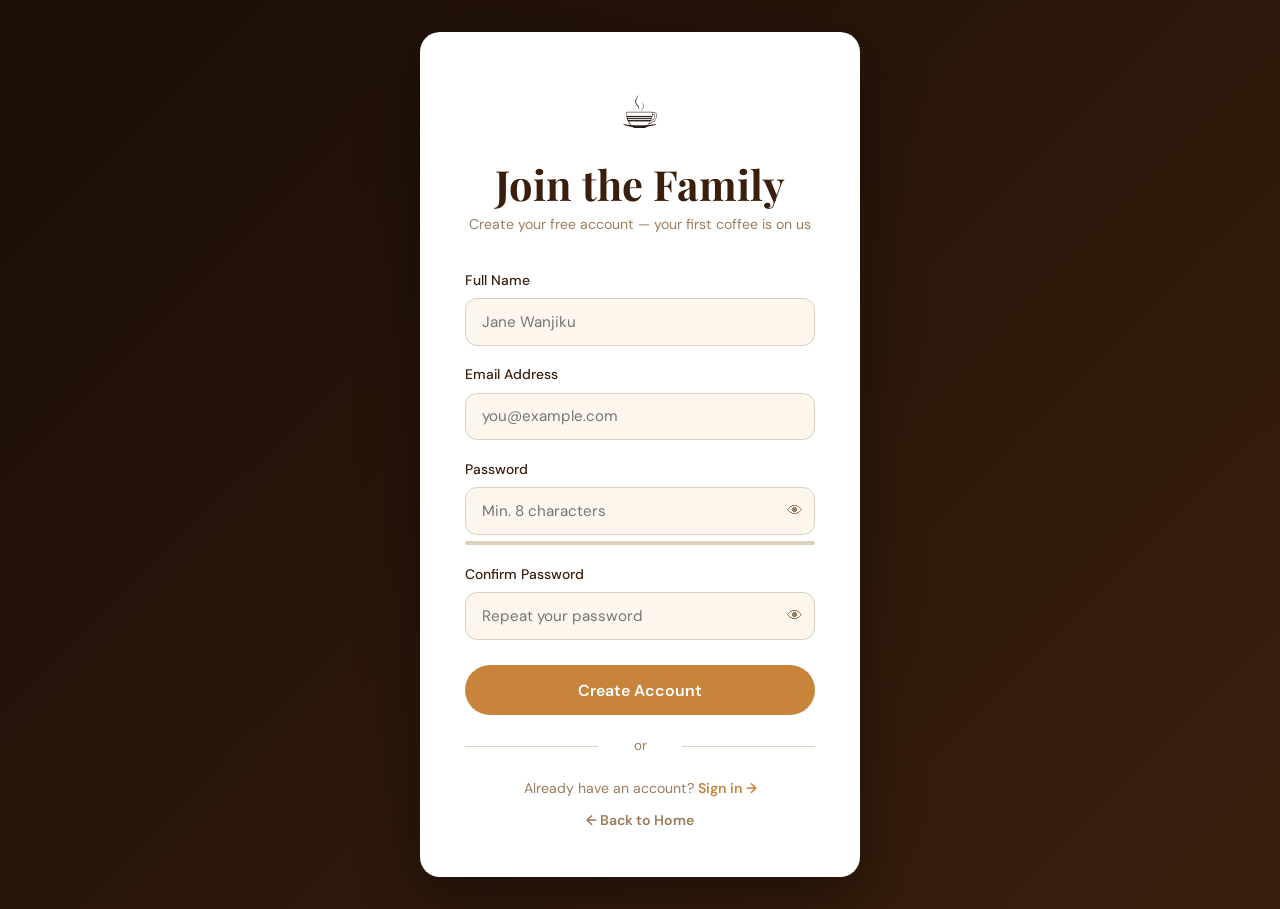
<file: pages/register.html>
<!DOCTYPE html>
<html lang="en">
<head>
  <meta charset="UTF-8"/>
  <meta name="viewport" content="width=device-width, initial-scale=1.0"/>
  <title>Register — Brewed Awakenings</title>
  <link rel="preconnect" href="https://fonts.googleapis.com"/>
  <link rel="preconnect" href="https://fonts.gstatic.com" crossorigin/>
  <link href="https://fonts.googleapis.com/css2?family=Playfair+Display:ital,wght@0,400;0,700;1,400&family=DM+Sans:wght@300;400;500&display=swap" rel="stylesheet"/>
  <link rel="stylesheet" href="../css/style.css"/>
</head>
<body>

  <div class="auth-wrapper">
    <div class="auth-card">

      <div class="auth-logo">
        <span>☕</span>
        <h2>Join the Family</h2>
        <p>Create your free account — your first coffee is on us</p>
      </div>

      <form class="auth-form" id="register-form" novalidate>

        <div class="form-group">
          <label for="name">Full Name</label>
          <div class="input-wrap">
            <input type="text" id="name" name="name" placeholder="Jane Wanjiku" autocomplete="name"/>
          </div>
          <p class="field-error" id="name-err"></p>
        </div>

        <div class="form-group">
          <label for="email">Email Address</label>
          <div class="input-wrap">
            <input type="email" id="email" name="email" placeholder="you@example.com" autocomplete="email"/>
          </div>
          <p class="field-error" id="email-err"></p>
        </div>

        <div class="form-group">
          <label for="password">Password</label>
          <div class="input-wrap">
            <input type="password" id="password" name="password" placeholder="Min. 8 characters" autocomplete="new-password"/>
            <span class="toggle-pw" title="Toggle visibility">👁</span>
          </div>
          <div class="strength-bar"><div class="strength-fill" id="strength-fill"></div></div>
          <p class="strength-label" id="strength-label"></p>
          <p class="field-error" id="pw-err"></p>
        </div>

        <div class="form-group">
          <label for="confirm-pw">Confirm Password</label>
          <div class="input-wrap">
            <input type="password" id="confirm-pw" name="confirm-pw" placeholder="Repeat your password" autocomplete="new-password"/>
            <span class="toggle-pw" title="Toggle visibility">👁</span>
          </div>
          <p class="field-error" id="pw2-err"></p>
        </div>

        <button type="submit" class="auth-submit">Create Account</button>

        <div class="auth-divider">or</div>

        <div class="auth-switch">
          Already have an account? <a href="login.html">Sign in →</a>
        </div>
        <div class="auth-switch" style="margin-top:.5rem">
          <a href="../index.html" style="color:#9c7c5e">← Back to Home</a>
        </div>

      </form>

    </div>
  </div>

  <script src="../js/auth.js"></script>
</body>
</html>
</file>
<file: css/style.css>
/* =============================================
   BREWED AWAKENINGS — MAIN STYLESHEET
   Design: Warm dark espresso + cream + gold
============================================= */

*, *::before, *::after { box-sizing: border-box; margin: 0; padding: 0; }

:root {
  --espresso:  #1a0e07;
  --roast:     #3b1f0d;
  --caramel:   #c8843a;
  --gold:      #e6b96a;
  --cream:     #fdf6ed;
  --light:     #f5ebe0;
  --muted:     #9c7c5e;
  --white:     #ffffff;
  --text:      #2a1a0e;
  --radius:    12px;
  --shadow:    0 4px 24px rgba(26,14,7,.12);
  --transition: .25s ease;
  --font-display: 'Playfair Display', Georgia, serif;
  --font-body:    'DM Sans', system-ui, sans-serif;
}

html { scroll-behavior: smooth; }
body {
  font-family: var(--font-body);
  background: var(--cream);
  color: var(--text);
  line-height: 1.65;
  font-size: 16px;
}

/* ---- TYPOGRAPHY ---- */
h1,h2,h3,h4,h5 { font-family: var(--font-display); line-height: 1.2; }
h1 { font-size: clamp(2.2rem, 5vw, 3.8rem); }
h2 { font-size: clamp(1.7rem, 3.5vw, 2.6rem); }
h3 { font-size: 1.3rem; }
h4 { font-size: 1.1rem; }
p  { color: #5a3e2b; }
a  { text-decoration: none; color: inherit; }
em { font-style: italic; color: var(--caramel); }

.eyebrow {
  display: block;
  font-family: var(--font-body);
  font-size: .78rem;
  font-weight: 500;
  letter-spacing: .12em;
  text-transform: uppercase;
  color: var(--caramel);
  margin-bottom: .6rem;
}

/* ---- BUTTONS ---- */
.btn-fill {
  display: inline-block;
  background: var(--caramel);
  color: var(--white);
  padding: .7rem 1.6rem;
  border-radius: 50px;
  font-weight: 500;
  transition: background var(--transition), transform var(--transition);
  border: 2px solid var(--caramel);
}
.btn-fill:hover { background: #a86a28; transform: translateY(-2px); }
.btn-fill.large { padding: .85rem 2rem; font-size: 1.05rem; }

.btn-outline {
  display: inline-block;
  border: 2px solid var(--caramel);
  color: var(--caramel);
  padding: .65rem 1.5rem;
  border-radius: 50px;
  font-weight: 500;
  transition: all var(--transition);
}
.btn-outline:hover { background: var(--caramel); color: var(--white); }

.btn-ghost {
  display: inline-block;
  border: 2px solid rgba(255,255,255,.5);
  color: var(--white);
  padding: .85rem 2rem;
  border-radius: 50px;
  font-weight: 500;
  transition: all var(--transition);
  font-size: 1.05rem;
}
.btn-ghost:hover { border-color: var(--white); background: rgba(255,255,255,.1); }

/* ---- NAVBAR ---- */
.navbar {
  position: fixed; top: 0; left: 0; right: 0; z-index: 999;
  display: flex; align-items: center; justify-content: space-between;
  padding: 1rem 5%;
  background: rgba(26,14,7,.92);
  backdrop-filter: blur(10px);
  transition: box-shadow var(--transition);
}
.navbar.scrolled { box-shadow: 0 2px 20px rgba(0,0,0,.3); }

.logo { font-family: var(--font-display); font-size: 1.35rem; color: var(--gold); font-weight: 700; }

.nav-links { display: flex; gap: 2rem; list-style: none; }
.nav-links a { color: rgba(255,255,255,.8); font-size: .92rem; font-weight: 400; transition: color var(--transition); position: relative; }
.nav-links a::after { content:''; position:absolute; bottom:-3px; left:0; width:0; height:2px; background:var(--caramel); transition: width var(--transition); }
.nav-links a:hover, .nav-links a.active { color: var(--gold); }
.nav-links a:hover::after, .nav-links a.active::after { width: 100%; }

.nav-auth { display: flex; gap: .75rem; align-items: center; }

.hamburger { display: none; flex-direction: column; gap: 5px; cursor: pointer; }
.hamburger span { display: block; width: 24px; height: 2px; background: var(--white); border-radius: 2px; transition: all var(--transition); }

/* ---- HERO ---- */
.hero {
  min-height: 100vh;
  background: linear-gradient(135deg, var(--espresso) 55%, var(--roast) 100%);
  display: flex; align-items: center; justify-content: space-between;
  padding: 7rem 8% 5rem;
  gap: 3rem;
  position: relative;
  overflow: hidden;
}
.hero::before {
  content: '';
  position: absolute; inset: 0;
  background: radial-gradient(ellipse at 70% 50%, rgba(200,132,58,.15) 0%, transparent 70%);
}
.hero-content { flex: 1; max-width: 560px; position: relative; z-index: 1; }
.hero-content h1 { color: var(--white); margin-bottom: 1.2rem; }
.hero-content p { color: rgba(255,255,255,.75); font-size: 1.1rem; margin-bottom: 2rem; max-width: 440px; }
.hero-btns { display: flex; gap: 1rem; flex-wrap: wrap; }

.hero-visual {
  flex: 1; max-width: 420px;
  display: flex; align-items: center; justify-content: center;
  position: relative; z-index: 1;
}

.coffee-circle {
  width: 280px; height: 280px;
  border-radius: 50%;
  background: radial-gradient(circle at 40% 40%, #5c3317, #1a0e07);
  display: flex; align-items: center; justify-content: center;
  position: relative;
  box-shadow: 0 0 80px rgba(200,132,58,.25), inset 0 -4px 20px rgba(0,0,0,.4);
}
.cup-icon { font-size: 5rem; filter: drop-shadow(0 4px 12px rgba(0,0,0,.5)); }

.steam {
  position: absolute; bottom: 100%; width: 6px; border-radius: 6px;
  background: linear-gradient(to top, rgba(255,255,255,.3), transparent);
  animation: rise 2s ease-in-out infinite;
}
.s1 { left: 40%; height: 40px; animation-delay: 0s; }
.s2 { left: 50%; height: 55px; animation-delay: .4s; }
.s3 { left: 60%; height: 35px; animation-delay: .8s; }
@keyframes rise {
  0%   { transform: translateY(0) scaleX(1); opacity: .6; }
  100% { transform: translateY(-60px) scaleX(1.5); opacity: 0; }
}

.badge {
  position: absolute; bottom: 10%; right: -10px;
  background: var(--caramel); color: var(--white);
  padding: .75rem 1.2rem; border-radius: var(--radius);
  font-size: .8rem; text-align: center; line-height: 1.4;
  box-shadow: var(--shadow);
  animation: float 3s ease-in-out infinite;
}
.badge strong { display: block; font-size: .95rem; }
@keyframes float { 0%,100%{transform:translateY(0)} 50%{transform:translateY(-8px)} }

/* ---- FEATURES ---- */
.features {
  display: grid; grid-template-columns: repeat(auto-fit, minmax(240px, 1fr));
  gap: 2rem; padding: 5rem 8%; background: var(--light);
}
.feature-card {
  background: var(--white); border-radius: var(--radius);
  padding: 2rem; text-align: center;
  box-shadow: var(--shadow);
  transition: transform var(--transition);
}
.feature-card:hover { transform: translateY(-6px); }
.feat-icon { font-size: 2.2rem; margin-bottom: 1rem; }
.feature-card h3 { margin-bottom: .5rem; }
.feature-card p { font-size: .92rem; }

/* ---- SPECIALS ---- */
.specials { padding: 5rem 8%; background: var(--cream); }
.section-header { text-align: center; margin-bottom: 3rem; }
.section-header h2 { margin-top: .3rem; }
.section-header.light h2 { color: var(--white); }
.section-header.light .eyebrow { color: var(--gold); }

.specials-grid { display: grid; grid-template-columns: repeat(auto-fit, minmax(260px,1fr)); gap: 1.5rem; }

.drink-card {
  background: var(--white); border-radius: var(--radius);
  overflow: hidden; box-shadow: var(--shadow);
  transition: transform var(--transition);
  position: relative;
}
.drink-card:hover { transform: translateY(-5px); }
.drink-card.featured { border: 2px solid var(--caramel); }
.drink-img {
  height: 140px; display: flex; align-items: center; justify-content: center;
  font-size: 3.5rem;
}
.drink-info { padding: 1.2rem 1.4rem; }
.drink-info h4 { margin-bottom: .35rem; }
.drink-info p  { font-size: .88rem; margin-bottom: .75rem; }
.price { font-weight: 700; color: var(--caramel); font-size: 1rem; }
.tag {
  position: absolute; top: 12px; right: 12px;
  background: var(--caramel); color: var(--white);
  font-size: .72rem; font-weight: 600; padding: .25rem .65rem;
  border-radius: 50px; letter-spacing: .05em;
}
.center-btn { text-align: center; margin-top: 2.5rem; }

/* ---- TESTIMONIALS ---- */
.testimonials { padding: 5rem 8%; background: var(--espresso); }
.testi-grid { display: grid; grid-template-columns: repeat(auto-fit, minmax(240px,1fr)); gap: 1.5rem; margin-top: 0; }
.testi-card {
  background: rgba(255,255,255,.07); border: 1px solid rgba(255,255,255,.1);
  border-radius: var(--radius); padding: 1.75rem;
}
.testi-card p  { color: rgba(255,255,255,.8); font-size: .95rem; margin-bottom: 1rem; font-style: italic; }
.testi-card strong { color: var(--gold); font-size: .88rem; }

/* ---- CTA BAND ---- */
.cta-band {
  background: linear-gradient(135deg, var(--caramel), #7b4f2e);
  padding: 4.5rem 8%; text-align: center; color: var(--white);
}
.cta-band h2 { color: var(--white); margin-bottom: .75rem; }
.cta-band p  { color: rgba(255,255,255,.85); margin-bottom: 2rem; font-size: 1.05rem; }
.cta-band .btn-fill { background: var(--white); color: var(--caramel); border-color: var(--white); }
.cta-band .btn-fill:hover { background: var(--cream); }

/* ---- FOOTER ---- */
.footer { background: var(--espresso); color: rgba(255,255,255,.7); padding: 4rem 8% 2rem; }
.footer-top { display: grid; grid-template-columns: 2fr 1fr 1fr 1.5fr; gap: 2.5rem; padding-bottom: 2.5rem; border-bottom: 1px solid rgba(255,255,255,.1); }
.footer-brand .logo { font-size: 1.2rem; display: block; margin-bottom: .75rem; }
.footer-brand p { font-size: .88rem; }
.footer-links h5 { color: var(--gold); font-family: var(--font-body); font-size: .78rem; font-weight: 600; letter-spacing: .1em; text-transform: uppercase; margin-bottom: .85rem; }
.footer-links a, .footer-links p { display: block; font-size: .88rem; color: rgba(255,255,255,.65); margin-bottom: .4rem; transition: color var(--transition); }
.footer-links a:hover { color: var(--gold); }
.footer-bottom { text-align: center; padding-top: 1.5rem; font-size: .82rem; color: rgba(255,255,255,.4); }

/* ---- PAGE HERO (inner pages) ---- */
.page-hero {
  background: linear-gradient(135deg, var(--espresso) 55%, var(--roast));
  padding: 8rem 8% 4rem; text-align: center; color: var(--white);
}
.page-hero h1 { color: var(--white); margin-top: .5rem; }

/* ---- MENU PAGE ---- */
.menu-section { padding: 4rem 8%; }
.menu-category { margin-bottom: 3.5rem; }
.menu-category h3 { font-size: 1.5rem; color: var(--roast); border-bottom: 2px solid var(--gold); padding-bottom: .4rem; margin-bottom: 1.5rem; }
.menu-items { display: grid; grid-template-columns: repeat(auto-fill, minmax(280px,1fr)); gap: 1rem; }
.menu-item {
  display: flex; justify-content: space-between; align-items: flex-start;
  background: var(--white); border-radius: var(--radius); padding: 1.1rem 1.3rem;
  box-shadow: 0 2px 10px rgba(26,14,7,.07);
  transition: box-shadow var(--transition);
}
.menu-item:hover { box-shadow: var(--shadow); }
.menu-item-info h4 { font-size: 1rem; margin-bottom: .25rem; }
.menu-item-info p  { font-size: .83rem; }
.menu-item-price { font-weight: 700; color: var(--caramel); white-space: nowrap; margin-left: 1rem; }

/* ---- ABOUT PAGE ---- */
.about-section { padding: 4rem 8%; }
.about-grid { display: grid; grid-template-columns: 1fr 1fr; gap: 4rem; align-items: center; }
.about-visual { background: linear-gradient(135deg, var(--roast), var(--espresso)); border-radius: 20px; height: 380px; display: flex; align-items: center; justify-content: center; font-size: 7rem; }
.about-text h2 { margin-bottom: 1.2rem; }
.about-text p  { margin-bottom: 1rem; }
.values-grid { display: grid; grid-template-columns: 1fr 1fr; gap: 1rem; padding: 4rem 8%; background: var(--light); }
.value-card { background: var(--white); border-radius: var(--radius); padding: 1.5rem; box-shadow: var(--shadow); }
.value-card span { font-size: 1.8rem; display: block; margin-bottom: .5rem; }
.value-card h4 { margin-bottom: .3rem; }

/* ---- CONTACT PAGE ---- */
.contact-section { padding: 4rem 8%; display: grid; grid-template-columns: 1fr 1fr; gap: 4rem; }
.contact-info h2 { margin-bottom: 1.2rem; }
.contact-detail { display: flex; gap: 1rem; align-items: flex-start; margin-bottom: 1.5rem; }
.contact-icon { font-size: 1.4rem; }
.contact-detail h4 { margin-bottom: .2rem; }
.contact-form { background: var(--white); border-radius: 20px; padding: 2.5rem; box-shadow: var(--shadow); }
.contact-form h3 { margin-bottom: 1.5rem; }
.form-group { margin-bottom: 1.25rem; }
.form-group label { display: block; font-size: .88rem; font-weight: 500; margin-bottom: .4rem; color: var(--roast); }
.form-group input, .form-group textarea, .form-group select {
  width: 100%; padding: .75rem 1rem;
  border: 1.5px solid #e0d0c0; border-radius: var(--radius);
  font-family: var(--font-body); font-size: .95rem; color: var(--text);
  background: var(--cream); transition: border-color var(--transition);
  outline: none;
}
.form-group input:focus, .form-group textarea:focus { border-color: var(--caramel); background: var(--white); }
.form-group textarea { resize: vertical; min-height: 110px; }

/* ---- AUTH PAGES ---- */
.auth-wrapper {
  min-height: 100vh;
  background: linear-gradient(135deg, var(--espresso), var(--roast));
  display: flex; align-items: center; justify-content: center;
  padding: 2rem;
}
.auth-card {
  background: var(--white); border-radius: 20px;
  padding: 2.8rem; width: 100%; max-width: 440px;
  box-shadow: 0 20px 60px rgba(0,0,0,.4);
  animation: slideUp .4s ease;
}
@keyframes slideUp { from{opacity:0;transform:translateY(20px)} to{opacity:1;transform:translateY(0)} }
.auth-logo { text-align: center; margin-bottom: 2rem; }
.auth-logo span { font-size: 2.8rem; display: block; margin-bottom: .5rem; }
.auth-logo h2 { color: var(--roast); }
.auth-logo p { font-size: .88rem; color: var(--muted); margin-top: .3rem; }

.auth-form .form-group { margin-bottom: 1.1rem; }
.auth-form .form-group label { font-weight: 500; font-size: .87rem; }
.input-wrap { position: relative; }
.input-wrap input {
  width: 100%; padding: .8rem 3rem .8rem 1rem;
  border: 1.5px solid #e0d0c0; border-radius: var(--radius);
  font-size: .95rem; font-family: var(--font-body); color: var(--text);
  background: var(--cream); outline: none; transition: border-color var(--transition);
}
.input-wrap input:focus { border-color: var(--caramel); background: var(--white); }
.input-wrap input.error { border-color: #e05252; }
.toggle-pw {
  position: absolute; right: .75rem; top: 50%; transform: translateY(-50%);
  cursor: pointer; font-size: 1rem; user-select: none; color: var(--muted);
}
.field-error { color: #e05252; font-size: .78rem; margin-top: .3rem; display: none; }

.auth-submit {
  width: 100%; padding: .9rem; border: none; border-radius: 50px;
  background: var(--caramel); color: var(--white);
  font-family: var(--font-body); font-size: 1rem; font-weight: 600;
  cursor: pointer; transition: background var(--transition), transform var(--transition);
  margin-top: .5rem;
}
.auth-submit:hover { background: #a86a28; transform: translateY(-1px); }
.auth-submit:active { transform: translateY(0); }

.auth-divider { text-align: center; margin: 1.25rem 0; color: var(--muted); font-size: .85rem; position: relative; }
.auth-divider::before, .auth-divider::after {
  content:''; position: absolute; top: 50%; width: 38%; height: 1px; background: #e0d0c0;
}
.auth-divider::before { left: 0; }
.auth-divider::after  { right: 0; }

.auth-switch { text-align: center; margin-top: 1.25rem; font-size: .88rem; color: var(--muted); }
.auth-switch a { color: var(--caramel); font-weight: 600; }
.auth-switch a:hover { text-decoration: underline; }

.strength-bar { height: 4px; border-radius: 2px; background: #e0d0c0; margin-top: .4rem; overflow: hidden; }
.strength-fill { height: 100%; width: 0; border-radius: 2px; transition: width .4s, background .4s; }
.strength-label { font-size: .75rem; color: var(--muted); margin-top: .25rem; }

.toast {
  position: fixed; bottom: 2rem; left: 50%; transform: translateX(-50%) translateY(80px);
  background: var(--espresso); color: var(--white);
  padding: .85rem 1.8rem; border-radius: 50px;
  font-size: .9rem; z-index: 9999; opacity: 0;
  transition: all .4s ease; white-space: nowrap;
  box-shadow: 0 8px 30px rgba(0,0,0,.3);
}
.toast.show { opacity: 1; transform: translateX(-50%) translateY(0); }
.toast.success { background: #2d7a4f; }
.toast.error   { background: #c0392b; }

/* ---- DASHBOARD (logged-in nav) ---- */
.user-nav { display: flex; align-items: center; gap: .75rem; }
.avatar { width: 34px; height: 34px; border-radius: 50%; background: var(--caramel); color: var(--white); display: flex; align-items: center; justify-content: center; font-weight: 700; font-size: .9rem; }
.user-name { color: var(--gold); font-size: .92rem; }
.btn-logout { background: none; border: 1px solid rgba(255,255,255,.3); color: rgba(255,255,255,.75); padding: .4rem .9rem; border-radius: 50px; cursor: pointer; font-size: .82rem; font-family: var(--font-body); transition: all var(--transition); }
.btn-logout:hover { border-color: var(--caramel); color: var(--caramel); }

/* ---- RESPONSIVE ---- */
@media(max-width: 900px) {
  .hero { flex-direction: column; text-align: center; padding: 6rem 6% 4rem; }
  .hero-content p { margin-inline: auto; }
  .hero-btns { justify-content: center; }
  .hero-visual { margin-top: 2rem; }
  .footer-top { grid-template-columns: 1fr 1fr; }
  .about-grid, .contact-section { grid-template-columns: 1fr; }
  .values-grid { grid-template-columns: 1fr; }
}
@media(max-width: 640px) {
  .nav-links, .nav-auth { display: none; }
  .hamburger { display: flex; }
  .nav-links.open {
    display: flex; flex-direction: column;
    position: fixed; top: 64px; left: 0; right: 0;
    background: var(--espresso); padding: 2rem; gap: 1.5rem; z-index: 998;
  }
  .nav-auth.open { display: flex; flex-direction: column; position: fixed; top: calc(64px + 200px); left: 0; right: 0; background: var(--espresso); padding: 1rem 2rem 2rem; gap: .75rem; z-index: 998; }
  .footer-top { grid-template-columns: 1fr; gap: 1.5rem; }
  .specials-grid { grid-template-columns: 1fr; }
  .features { grid-template-columns: 1fr; padding: 3rem 6%; }
  .features .feature-card { padding: 1.5rem; }
  .hero { padding: 5.5rem 5% 3rem; }
  .coffee-circle { width: 200px; height: 200px; }
  .cup-icon { font-size: 3.5rem; }
}
</file>
